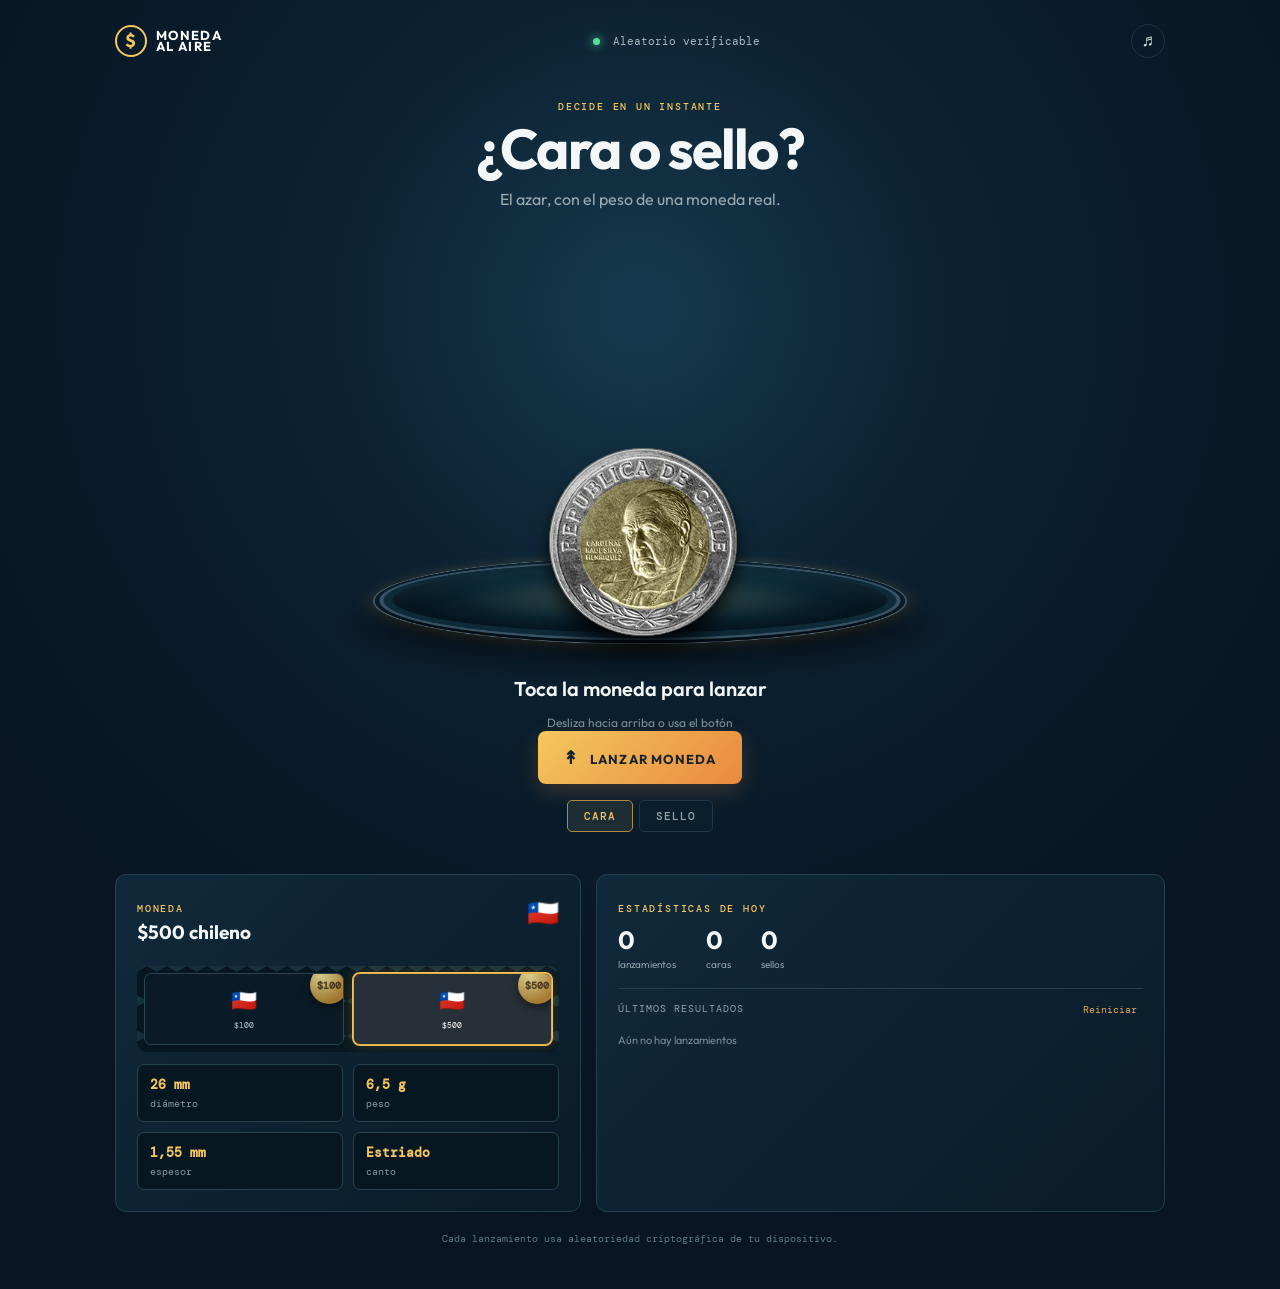
<file: index.html>
<!doctype html>
<html lang="es">
<head>
  <meta charset="UTF-8" />
  <meta name="viewport" content="width=device-width, initial-scale=1.0" />
  <meta name="theme-color" content="#071524" />
  <meta name="apple-mobile-web-app-capable" content="yes" />
  <meta name="apple-mobile-web-app-status-bar-style" content="black-translucent" />
  <link rel="icon" href="icon.svg" type="image/svg+xml" />
  <link rel="apple-touch-icon" href="icon.svg" />
  <link rel="manifest" href="manifest.webmanifest" />
  <title>Moneda al Aire</title>
  <link rel="preconnect" href="https://fonts.googleapis.com">
  <link rel="preconnect" href="https://fonts.gstatic.com" crossorigin>
  <link href="https://fonts.googleapis.com/css2?family=DM+Mono:wght@400;500&family=Outfit:wght@400;500;600;700&display=swap" rel="stylesheet">
  <link rel="stylesheet" href="styles.css" />
  <link rel="stylesheet" href="physics.css?v=9" />
  <link rel="stylesheet" href="polish.css?v=9" />
</head>
<body>
  <main class="app-shell">
    <header>
      <a class="brand" href="#"><span class="brand-coin">$</span><span>MONEDA<br>AL AIRE</span></a>
      <div class="fairness"><span></span> Aleatorio verificable</div>
      <button id="soundBtn" class="icon-btn" aria-label="Activar o desactivar sonido">♬</button>
    </header>

    <section class="hero">
      <div class="eyebrow">DECIDE EN UN INSTANTE</div>
      <h1>¿Cara o sello?</h1>
      <p>El azar, con el peso de una moneda real.</p>
    </section>

    <section class="stage" aria-live="polite">
      <div class="arena" aria-hidden="true"><span class="arena-rim"></span><span class="arena-mark">MONEDA AL AIRE</span></div>
      <div class="coin-rig" id="coinRig" style="--coin-size:186px;--edge-depth:16px">
        <div class="coin-shadow"></div>
        <button id="coin" class="coin clp500" data-mass="6.5" data-thickness="1.55" data-heads="assets/coins/clp500-heads.png" data-tails="assets/coins/clp500-tails.jpg" aria-label="Lanzar moneda chilena de 500 pesos">
          <span class="coin-edge"></span>
          <span class="coin-face heads"><img src="assets/coins/clp500-heads.png" alt="Anverso de moneda chilena de 500 pesos: cardenal Raúl Silva Henríquez" /></span>
          <span class="coin-face tails"><img src="assets/coins/clp500-tails.jpg" alt="Reverso de moneda chilena de 500 pesos" /></span>
        </button>
      </div>
      <div id="result" class="result">Toca la moneda para lanzar</div>
      <p id="hint" class="hint">Desliza hacia arriba o usa el botón</p>
    </section>

    <section class="controls">
      <button id="flipBtn" class="flip-btn"><span>↟</span> LANZAR MONEDA</button>
      <div class="choice-row" role="group" aria-label="Tu elección">
        <button class="choice active" data-choice="Cara">CARA</button>
        <button class="choice" data-choice="Sello">SELLO</button>
      </div>
    </section>

    <section class="panel-grid">
      <article class="panel currency-panel">
        <div class="panel-top"><div><span class="label">MONEDA</span><h2 id="currencyName">$500 chileno</h2></div><span id="currencyFlag" class="flag">🇨🇱</span></div>
        <div class="coin-picker" id="coinPicker" aria-label="Seleccionar moneda chilena">
          <button class="currency" data-currency="clp100" data-name="$100 chileno" data-unit="$100" data-mass="7.58" data-diameter="23.5" data-thickness="1.70" data-heads="assets/coins/clp100-heads.png" data-tails="assets/coins/clp100-tails.jpg"><span>🇨🇱</span><small>$100</small></button>
          <button class="currency selected" data-currency="clp500" data-name="$500 chileno" data-unit="$500" data-mass="6.5" data-diameter="26" data-thickness="1.55" data-heads="assets/coins/clp500-heads.png" data-tails="assets/coins/clp500-tails.jpg"><span>🇨🇱</span><small>$500</small></button>
        </div>
        <div class="coin-specs" aria-label="Características físicas">
          <span><b id="specDiameter">26 mm</b> diámetro</span>
          <span><b id="specMass">6,5 g</b> peso</span>
          <span><b id="specThickness">1,55 mm</b> espesor</span>
          <span><b id="specEdge">Estriado</b> canto</span>
        </div>
      </article>
      <article class="panel stats-panel">
        <span class="label">ESTADÍSTICAS DE HOY</span>
        <div class="stats"><div><b id="totalFlips">0</b><span>lanzamientos</span></div><div><b id="headsCount">0</b><span>caras</span></div><div><b id="tailsCount">0</b><span>sellos</span></div></div>
        <div class="history-title"><span>ÚLTIMOS RESULTADOS</span><button id="resetBtn">Reiniciar</button></div>
        <div id="history" class="history"><span class="empty">Aún no hay lanzamientos</span></div>
      </article>
    </section>
    <p class="footnote">Cada lanzamiento usa aleatoriedad criptográfica de tu dispositivo.</p>
  </main>
  <script src="app-v2.js?v=9"></script>
</body>
</html>
</file>
<file: styles.css>
:root{--ink:#f4f7f7;--muted:#9aaab2;--line:#213442;--navy:#071524;--panel:#0b1e2d;--accent:#f7c85b;--orange:#e98238}*{box-sizing:border-box}body{margin:0;color:var(--ink);font-family:Outfit,system-ui;background:radial-gradient(circle at 50% 24%,#17394d 0,#0b2030 29%,#071524 67%);min-height:100vh}.app-shell{width:min(1050px,92vw);margin:auto;padding:24px 0 34px}header{display:flex;align-items:center;justify-content:space-between}.brand{display:flex;gap:9px;align-items:center;color:#fff;text-decoration:none;font-weight:700;line-height:.87;letter-spacing:1.3px;font-size:13px}.brand-coin{border:2px solid var(--accent);border-radius:50%;width:32px;height:32px;display:grid;place-items:center;color:var(--accent);font-size:18px}.fairness{font-family:'DM Mono';font-size:11px;color:#a8bac3}.fairness span{display:inline-block;width:7px;height:7px;border-radius:50%;background:#59db9b;box-shadow:0 0 10px #59db9b;margin-right:6px}.icon-btn{border:1px solid var(--line);background:transparent;color:#dbe6e6;border-radius:50%;width:34px;height:34px;font-size:17px}.hero{text-align:center;margin-top:56px}.eyebrow,.label{font:500 10px 'DM Mono';letter-spacing:1.8px;color:var(--accent)}h1{font-size:clamp(42px,7vw,72px);letter-spacing:-2.6px;margin:8px 0 0;line-height:1}.hero p{color:var(--muted);margin:14px 0}.stage{height:342px;position:relative;display:grid;place-items:center;padding-top:10px}.coin-shadow{width:175px;height:28px;border-radius:50%;background:#02090f;filter:blur(12px);opacity:.8;position:absolute;top:259px}.coin{z-index:1;position:relative;width:174px;height:174px;border:0;border-radius:50%;padding:0;cursor:pointer;transform-style:preserve-3d;background:transparent;filter:drop-shadow(0 14px 9px #0008)}.coin-face{position:absolute;inset:0;border-radius:50%;backface-visibility:hidden;display:flex;flex-direction:column;align-items:center;justify-content:center;border:7px double #7a5423;box-shadow:inset 0 0 0 4px #d4a54a,inset 10px 10px 20px #fff5,inset -12px -9px 22px #532f13;color:#684317;text-shadow:0 1px #ffe8a5;background:radial-gradient(circle at 33% 25%,#ffe49a,#dcae4a 48%,#9d682a 100%)}.coin-face b{font-size:36px;line-height:.9}.coin-face small{font:500 9px 'DM Mono';letter-spacing:1.5px;text-align:center;margin:7px}.coin-face i{font-style:normal;font-size:29px;font-weight:700}.year{position:absolute;top:15px;font:8px 'DM Mono';letter-spacing:1px}.tails{transform:rotateY(180deg)}.usd .coin-face{background:radial-gradient(circle at 33% 25%,#fff,#b6bec1 50%,#596368);color:#344045;border-color:#4e5d61}.eur .coin-face{background:radial-gradient(circle at 33% 25%,#f6ee97,#d7a824 50%,#8b5a11);color:#714c0b;border-color:#775014}.jpy .coin-face{background:radial-gradient(circle at 33% 25%,#f6fafb,#becbd1 50%,#75868c);color:#32464d;border-color:#5c747d}.spinning{animation:flip 1.75s cubic-bezier(.18,.75,.24,1) forwards}@keyframes flip{0%{transform:translateY(0) rotateY(0)}18%{transform:translateY(-145px) rotateY(600deg)}64%{transform:translateY(-72px) rotateY(1700deg)}100%{transform:translateY(0) rotateY(var(--end))}}.result{position:absolute;top:280px;font-size:20px;font-weight:600}.hint{position:absolute;top:307px;font-size:12px;color:#79909b}.controls{text-align:center}.flip-btn{background:linear-gradient(135deg,#f4c85e,#e9893e);border:0;border-radius:8px;padding:15px 25px;color:#16232b;font:700 13px Outfit;letter-spacing:1.2px;box-shadow:0 7px 22px #e7863b38}.flip-btn span{font-size:18px;margin-right:7px}.choice-row{margin-top:16px;display:flex;justify-content:center;gap:6px}.choice{font:500 11px 'DM Mono';letter-spacing:1px;color:#97a7ac;padding:8px 16px;background:#0b1e2d;border:1px solid #233947;border-radius:5px}.choice.active{color:var(--accent);border-color:#b28a3d;background:#1d2d33}.panel-grid{display:grid;grid-template-columns:1fr 1.22fr;gap:15px;margin-top:42px}.panel{background:linear-gradient(135deg,#10293a,#0a1b29);border:1px solid #254151;border-radius:11px;padding:21px}.panel-top{display:flex;justify-content:space-between;align-items:flex-start}.panel h2{font-size:19px;margin:4px 0}.flag{font-size:26px}.coin-picker{display:flex;gap:9px;margin-top:18px}.currency{border:1px solid #284250;background:#0a1b27;color:#b9c8ce;border-radius:7px;padding:8px 6px;flex:1;font:10px 'DM Mono'}.currency span{font-size:21px;display:block;margin-bottom:3px}.currency.selected{border-color:#dfad4c;background:#273039;color:#fff}.stats{display:flex;gap:30px;margin:12px 0 17px}.stats div{display:flex;flex-direction:column}.stats b{font-size:25px;line-height:1}.stats span{font-size:10px;color:#8ca0aa;margin-top:5px}.history-title{border-top:1px solid #27404e;padding-top:13px;display:flex;justify-content:space-between;font:10px 'DM Mono';letter-spacing:1px;color:#91a5ae}.history-title button{color:#e5a951;background:none;border:0;font:10px 'DM Mono';cursor:pointer}.history{display:flex;gap:6px;align-items:center;min-height:31px;margin-top:7px}.history .item{width:27px;height:27px;border-radius:50%;display:grid;place-items:center;font-size:13px;border:1px solid #d7a546;color:#715222;background:#e6b34c}.history .item.tail{background:#87979b;color:#33434a;border-color:#9da9aa}.empty{font-size:11px;color:#758c97}.footnote{text-align:center;color:#607884;font:10px 'DM Mono';margin-top:20px}@media(max-width:650px){.fairness{display:none}.hero{margin-top:42px}.stage{height:318px}.panel-grid{grid-template-columns:1fr}.stats{gap:22px}.app-shell{padding-top:16px}.coin{width:155px;height:155px}.coin-shadow{top:242px}.result{top:264px}.hint{top:292px}}
</file>
<file: physics.css>
.stage{height:510px;perspective:1050px;overflow:visible}
.arena{position:absolute;top:302px;width:min(520px,88vw);height:150px;border-radius:50%;transform:rotateX(65deg);background:radial-gradient(ellipse at 50% 40%,#193d4d 0,#0a2635 43%,#05131d 70%);border:4px solid #385365;box-shadow:inset 0 0 0 9px #0e2a39,inset 0 18px 35px #4e778329,0 30px 50px #000a}
.arena-rim{position:absolute;inset:-10px;border:1px solid #6b8390;border-radius:50%;box-shadow:0 0 22px #e7ba5530}
.arena-mark{position:absolute;width:100%;text-align:center;top:94px;color:#66808a;font:500 9px 'DM Mono';letter-spacing:3px}
.coin-rig{z-index:2;position:absolute;top:231px;width:180px;height:180px;transform-style:preserve-3d;will-change:transform}
.coin-rig .coin-shadow{width:152px;height:24px;left:14px;top:161px;opacity:.66;will-change:transform,opacity}
.coin-rig .coin{position:absolute;inset:0;margin:auto;width:var(--coin-size,174px);height:var(--coin-size,174px);will-change:transform;touch-action:none;user-select:none;-webkit-user-select:none;transition:width .28s ease,height .28s ease}
.coin-rig .coin:focus,.coin-rig .coin:focus-visible{outline:none!important;box-shadow:none!important;-webkit-tap-highlight-color:transparent}
.coin-rig .coin::after{content:"";position:absolute;inset:8px;border-radius:50%;z-index:5;pointer-events:none;background:linear-gradient(125deg,#fff9 0%,#fff0 24%,#fff0 68%,#0005 100%);mix-blend-mode:soft-light}
.arena::after{content:"";position:absolute;inset:24px 70px;border-radius:50%;background:radial-gradient(ellipse,#f6cb6130 0,#f6cb6100 70%);filter:blur(7px)}
.coin-edge{position:absolute;inset:2px;border-radius:50%;transform:translateZ(calc(-.5 * var(--edge-depth,10px)));transform-style:preserve-3d;-webkit-transform-style:preserve-3d;background:repeating-linear-gradient(90deg,#586164 0 2px,#d4dad8 2px 3px,#8d6c2d 3px 5px);box-shadow:0 0 0 3px #747d7e}
.coin-edge::before,.coin-edge::after{content:"";position:absolute;inset:0;border-radius:50%;background:inherit;box-shadow:inset 0 0 12px #fff7,0 0 0 2px #5b6263;backface-visibility:hidden;-webkit-backface-visibility:hidden}
.coin-edge::before{transform:translateZ(calc(.5 * var(--edge-depth,10px)))}
.coin-edge::after{transform:translateZ(calc(-.5 * var(--edge-depth,10px)))}
.coin-face{box-shadow:inset 0 0 0 4px #d4a54a,inset 12px 13px 22px #fff7,inset -14px -12px 25px #532f13,0 0 0 2px #5d391b}
.coin-face{overflow:hidden;border:0;background:#9aa0a0!important;box-shadow:inset 0 0 0 1px #ffffff73,0 0 0 1px #62625d,0 5px 12px #0007;backface-visibility:hidden;-webkit-backface-visibility:hidden;transform-style:preserve-3d;-webkit-transform-style:preserve-3d}
.coin-face.heads{transform:rotateY(0deg) translateZ(1px)}
.coin-face.tails{transform:rotateY(180deg) translateZ(1px)}
.coin[data-side] .coin-edge,.coin[data-side] .coin-face.tails{display:none!important}
.coin[data-side] .coin-face.heads{display:block!important;visibility:visible!important;transform:none!important;z-index:20}
.coin.in-flight .coin-face{display:block!important;visibility:visible!important;opacity:0;z-index:4;border-radius:50%!important;overflow:hidden!important;clip-path:circle(49.5% at 50% 50%);-webkit-clip-path:circle(49.5% at 50% 50%);isolation:isolate;contain:paint;transform:scaleY(.58)!important;animation-duration:.34s;animation-timing-function:steps(1,end);animation-iteration-count:infinite}
.coin.in-flight .coin-face.heads{animation-name:flight-heads}
.coin.in-flight .coin-face.tails{animation-name:flight-tails}
.coin.in-flight .coin-edge{display:block!important;visibility:visible!important;opacity:1;z-index:8;inset:auto!important;left:-3%!important;top:calc(50% - 8px)!important;width:106%!important;height:var(--edge-depth,16px)!important;border-radius:50%!important;transform:none!important;background:repeating-linear-gradient(90deg,transparent 0 5px,#fff6 5px 6px,transparent 6px 10px),linear-gradient(180deg,#f9fbf9 0%,#c9cecc 17%,#737c7e 42%,#30383b 67%,#a9b0ae 84%,#e8ebe7 100%)!important;box-shadow:inset 0 2px 2px #fff,inset 0 -3px 3px #20282b,0 5px 8px #000b!important;animation:flight-edge .34s steps(1,end) infinite}
.coin.in-flight .coin-edge::before{inset:1px 5px auto!important;width:auto!important;height:3px!important;border-radius:50%!important;transform:none!important;background:linear-gradient(90deg,#656d6f,#f7faf6 45%,#737b7d)!important;box-shadow:0 1px 1px #fff8!important}
.coin.in-flight .coin-edge::after{inset:auto 5px 1px!important;width:auto!important;height:3px!important;border-radius:50%!important;transform:none!important;background:linear-gradient(90deg,#252d30,#737b7c 48%,#222a2d)!important;box-shadow:0 1px 2px #000!important}
@keyframes flight-heads{0%,19%{opacity:1}20%,100%{opacity:0}}
@keyframes flight-tails{0%,49%{opacity:0}50%,69%{opacity:1}70%,100%{opacity:0}}
@keyframes flight-edge{0%,19%{opacity:.35}20%,49%{opacity:1}50%,69%{opacity:.35}70%,100%{opacity:1}}
.coin-face img{position:absolute;inset:-10%;width:120%;height:120%;object-fit:cover;display:block;border-radius:50%;clip-path:circle(50% at 50% 50%);-webkit-clip-path:circle(50% at 50% 50%);filter:contrast(1.09) saturate(.94) brightness(.98);backface-visibility:hidden;-webkit-backface-visibility:hidden}
.coin-face::after{content:"";position:absolute;inset:0;border-radius:inherit;pointer-events:none;background:linear-gradient(125deg,#fff9 0%,#fff1 25%,#fff0 52%,#0005 100%);mix-blend-mode:soft-light;z-index:3}
.clp500 .coin-face{background:radial-gradient(circle at 34% 27%,#fff0a0 0 44%,#adb8ba 45%,#f2f5ef 69%,#617176 100%);border-color:#66787b;color:#604719;text-shadow:0 1px #fff8}
.clp100 .coin-face{background:radial-gradient(circle at 34% 27%,#f7faf9 0 44%,#d6a644 45%,#f4d06b 69%,#88511c 100%);border-color:#73501f;color:#4b5557;text-shadow:0 1px #fff8}
.clp100 .coin-edge{background:repeating-linear-gradient(90deg,#705322 0 8px,#d8b251 8px 11px,#a9afb0 11px 18px,#50595c 18px 21px)}
.clp500 .coin-edge{background:repeating-linear-gradient(90deg,#4c5559 0 2px,#e5e8e3 2px 4px,#717b7d 4px 6px)}
.coin-face b,.coin-face small,.coin-face i,.coin-face .year{position:relative;z-index:2}
.coin-picker{padding:7px;border-radius:10px;overflow-x:auto;justify-content:flex-start;background-color:#071721;background-image:linear-gradient(30deg,#17303d 12%,transparent 12.5%,transparent 87%,#17303d 87.5%,#17303d),linear-gradient(150deg,#17303d 12%,transparent 12.5%,transparent 87%,#17303d 87.5%,#17303d);background-size:20px 35px;scrollbar-width:none}.coin-picker::-webkit-scrollbar{display:none}
.currency{position:relative;overflow:hidden;min-width:72px;min-height:72px;backdrop-filter:blur(5px)}
.currency::after{content:attr(data-unit);position:absolute;right:-5px;top:-8px;width:38px;height:38px;border-radius:50%;display:grid;place-items:center;color:#5b421b;font:bold 10px 'DM Mono';background:radial-gradient(circle at 30% 25%,#fff0a1,#c28d32 70%);box-shadow:0 4px 8px #0008;opacity:.82}
.currency.selected{box-shadow:0 0 0 1px #f2c153,0 0 16px #eeb84e38}
.coin-specs{display:grid;grid-template-columns:repeat(2,1fr);gap:10px;margin-top:12px}.coin-specs span{padding:11px 12px;border:1px solid #284250;border-radius:7px;background:#071721;color:#8499a3;font:10px 'DM Mono'}.coin-specs b{display:block;margin-bottom:4px;color:#f1c45d;font-size:13px}
.result{top:455px}.hint{top:482px}
@media(max-width:650px){.stage{height:470px}.coin-rig{width:184px;height:184px;top:201px}.coin-rig .coin{width:min(var(--coin-size,155px),174px);height:min(var(--coin-size,155px),174px)}.coin-rig .coin-shadow{width:134px;left:25px;top:158px}.arena{top:271px;height:135px}.result{top:421px}.hint{top:448px}}
@media(prefers-reduced-motion:reduce){.coin-rig,.coin,.coin-shadow{animation-duration:.01ms!important}}
</file>
<file: polish.css>
.hero {
  margin-top: 42px;
}

h1 {
  font-size: clamp(34px, 5.2vw, 56px);
  letter-spacing: -1.9px;
}

.hero p {
  margin-block: 12px;
}

@media (max-width: 650px) {
  .hero {
    margin-top: 30px;
  }

  h1 {
    font-size: clamp(32px, 10vw, 43px);
    letter-spacing: -1.2px;
  }
}
</file>
